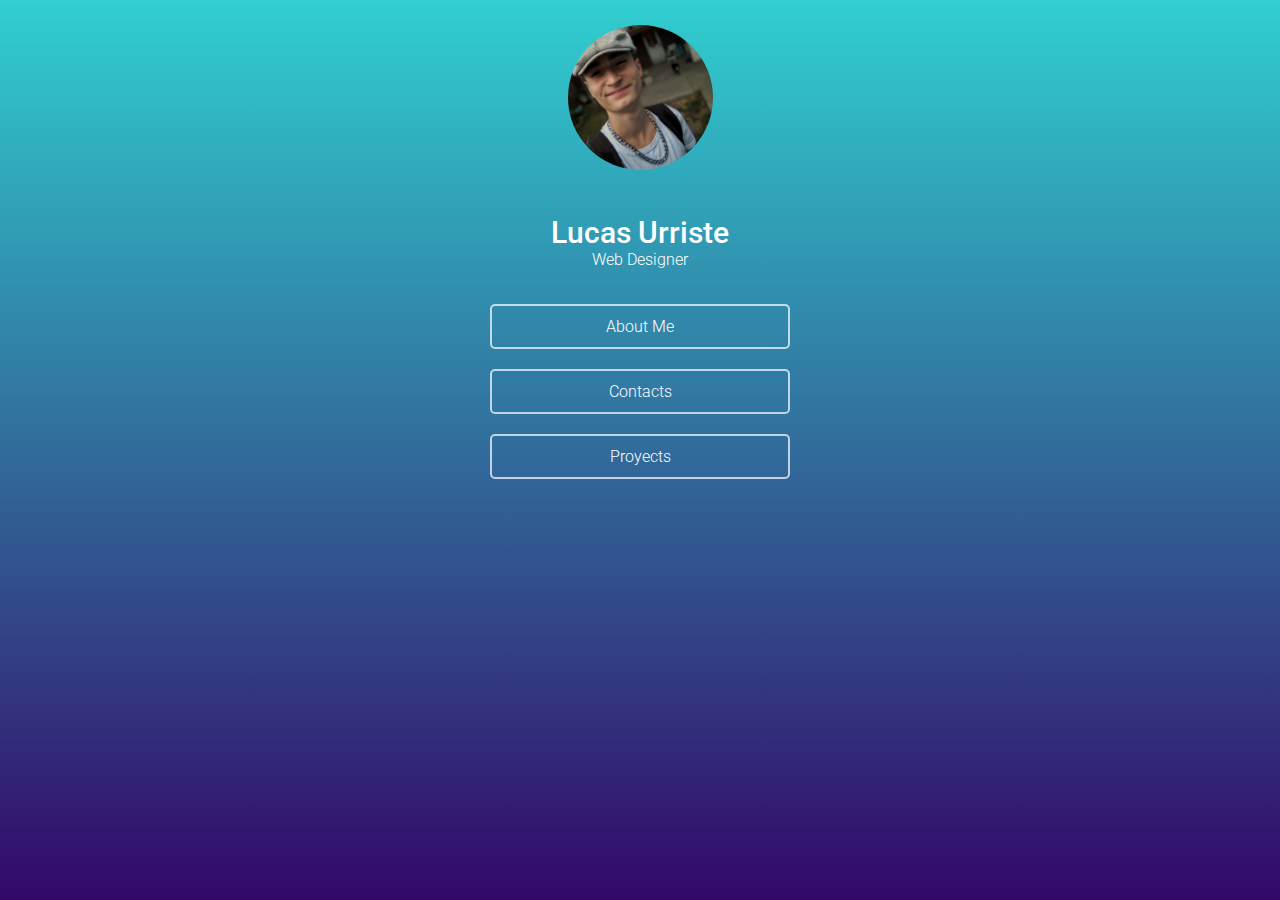
<file: Canva Web/index.html>
<!DOCTYPE html>
<html lang="en">
<head>
	<meta charset="UTF-8">
	<meta name="viewport" content="width=device-width, initial-scale=1.0">
	<title>Urristree</title>
	<link rel="stylesheet" href="css/style.css">
	<link rel="stylesheet" href="https://use.fontawesome.com/releases/v5.15.1/css/all.css" integrity="sha384-vp86vTRFVJgpjF9jiIGPEEqYqlDwgyBgEF109VFjmqGmIY/Y4HV4d3Gp2irVfcrp" crossorigin="anonymous">
</head>
<body>
	
	<section class="data-container">
		
		<img src="img/yo.jpeg" alt="yo" class="me-img">

		<div class="social-media__container">
			<a href="https://ar.linkedin.com/in/urriste" target="_blank" class="social-media__icon fab fa-linkedin"></a>
			<a href="https://github.com/Urriste" target="_blank" class="social-media__icon fab fa-github"></a>
			<a href="https://www.instagram.com/urriste/?hl=es-la" target="_blank" class="social-media__icon fab fa-instagram"></a>
		</div>
 
		<div class="names-container">
			<h1 class="name-title">Lucas Urriste</h1>
			<h2 class="name-subtitle">Web Designer</h2>
		</div>


		<div class="links-container">

			<a href="about-me.html" class="link-item">About Me</a>
			<a href="#" class="link-item">Contacts</a>
			<a href="#" class="link-item">Proyects</a>

			
		</div>

	</section>



</body>
</html>
</file>
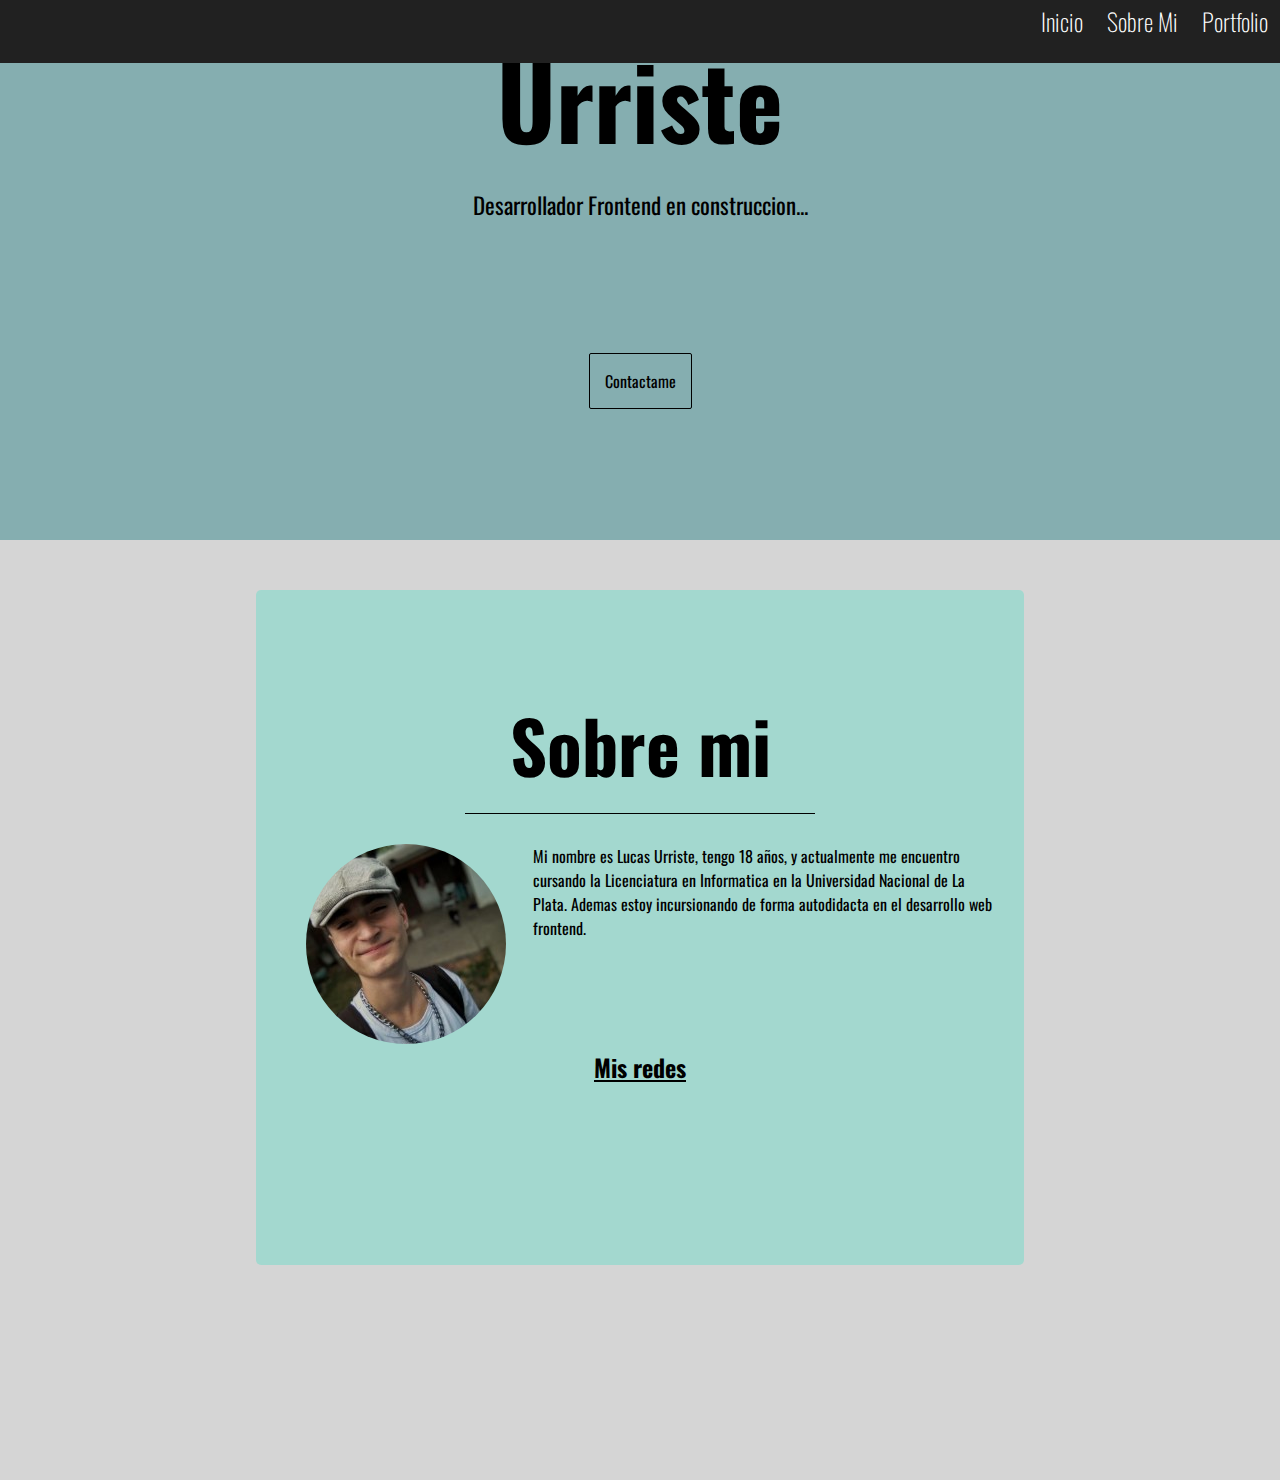
<file: Diseño/index.html>
<!DOCTYPE html>
<html lang="en">
<head>
	<meta charset="UTF-8">
	<meta name="viewport" content="width=device-width, initial-scale=1.0">
	<title>Urriste</title>
	<link rel="stylesheet" href="estilos.css">
	<link rel="stylesheet" href="https://use.fontawesome.com/releases/v5.14.0/css/all.css" integrity="sha384-HzLeBuhoNPvSl5KYnjx0BT+WB0QEEqLprO+NBkkk5gbc67FTaL7XIGa2w1L0Xbgc" crossorigin="anonymous">


</head>
<body>
			<nav class="container">
				<ul class="container-list">
					<li class="container-item"> <a href="#title" class="container-link">Inicio</a>   </li>
					<li class="container-item"> <a href="#sobre-mi" class="container-link">Sobre Mi</a> </li>
					<li class="container-item"> <a href="#" class="container-link">Portfolio</a> </li>			
				</ul>					
			</nav>
	<header class="header">		
			<h1 class="header-title" id="title">Urriste</h1>
			<p class="header-paragraph">Desarrollador Frontend en construccion...</p>
			<a href="#redes" class="header-cta">Contactame</a>
	</header>
	<main>	
		<div class="container__sobre-mi">
			<div class="sobre-mi">
				<h2 class="sobre-mi__title" id="sobre-mi">Sobre mi</h2>
				<div class="linea"></div>
				<div class="sobre-mi__imagen-y-texto">
					<img src="yo.jpg" alt="" class="sobre-mi__img">
					<p class="sobre-mi__paragraph">Mi nombre es Lucas Urriste, tengo 18 años, y actualmente me encuentro cursando la Licenciatura en Informatica en la Universidad Nacional de La Plata. Ademas estoy incursionando de forma autodidacta en el desarrollo web frontend.</p>
					<div class="redes">
						<h3 class="redes-subtitle" id="redes">Mis redes</h3>
						<a href="https://www.instagram.com/urriste/?hl=es-la" target="_blank" class="fab fa-instagram logo-instagram"></a>
						<a href="https://www.linkedin.com/in/urriste/" target="_blank" class="fab fa-linkedin logo-linkedin"></a>
						<a href="#" class="fab fa-github logo-github"></a>
					</div>
				</div>
			</div>
		</div>

		<article class="aptitudes">
			
		</article>
	</main>
</body>
</html>
</file>
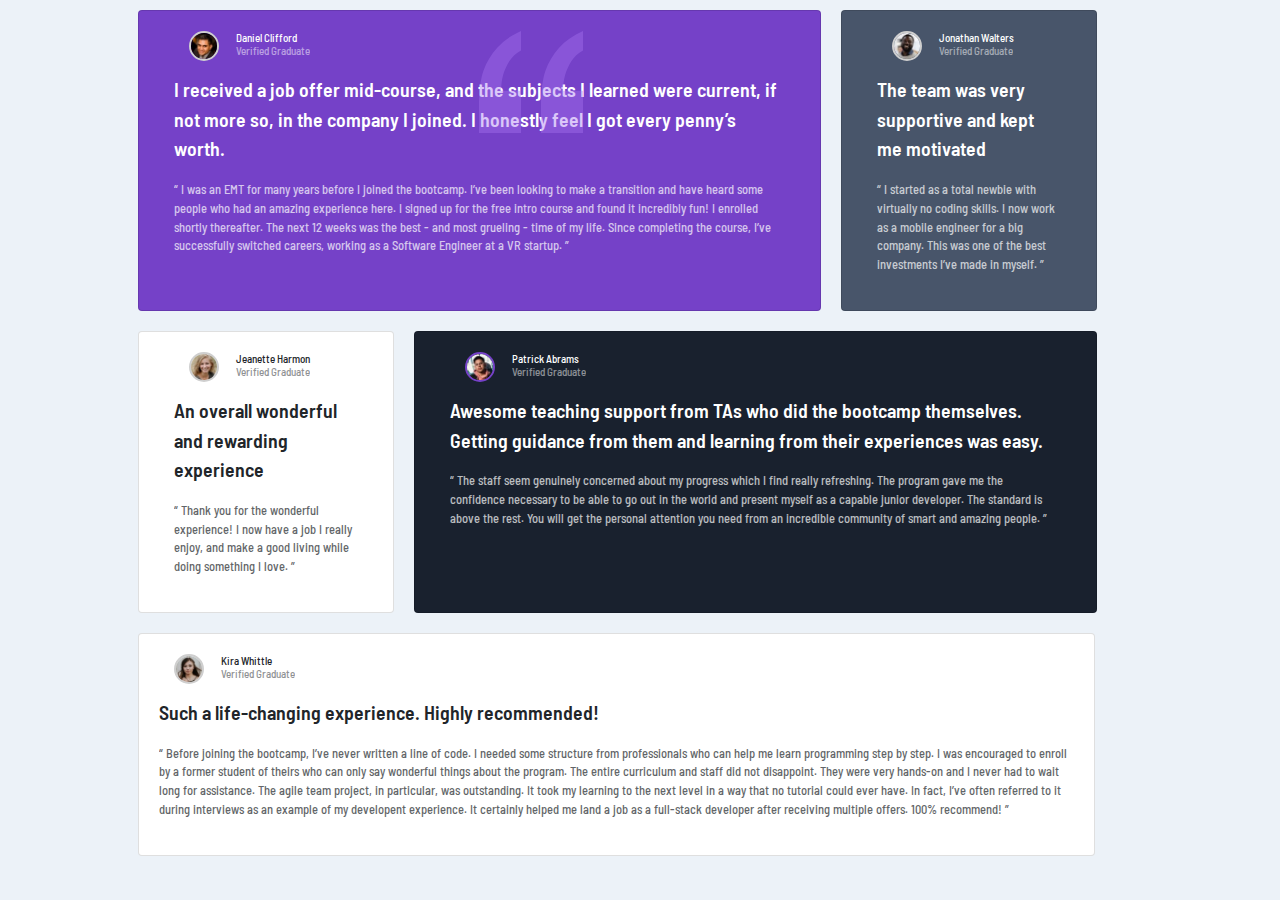
<file: Frontend Mentor Challenge/index.html>
<!DOCTYPE html>
<html lang="en">
<head>
	<meta charset="UTF-8">
	<meta name="viewport" content="width=device-width, initial-scale=1.0">
	<title>Frontend Mentor Challenge</title>
	<link rel="stylesheet" href="style.css">
	<link rel="stylesheet" href="https://stackpath.bootstrapcdn.com/bootstrap/4.4.1/css/bootstrap.min.css" integrity="sha384-Vkoo8x4CGsO3+Hhxv8T/Q5PaXtkKtu6ug5TOeNV6gBiFeWPGFN9MuhOf23Q9Ifjh" crossorigin="anonymous">
	<link rel="stylesheet" href="https://use.fontawesome.com/releases/v5.15.1/css/all.css" integrity="sha384-vp86vTRFVJgpjF9jiIGPEEqYqlDwgyBgEF109VFjmqGmIY/Y4HV4d3Gp2irVfcrp" crossorigin="anonymous">
</head>
<body>

<div class="four-cards__container">
		<div class="card card-daniel col-xl-8">
  			<div class="card-body">

  			<div class="data-container container">
  				<div class="svg"><svg width="104" height="102" xmlns="http://www.w3.org/2000/svg"><path d="M104 102V59.727H84.114c0-5.871.689-11.182 2.068-15.933 1.379-4.75 3.42-9.287 6.125-13.61C95.01 25.86 98.909 22.257 104 19.375V0c-9.758 4.27-17.712 9.874-23.864 16.813-6.151 6.939-10.712 14.545-13.681 22.818C63.485 47.904 62 59.941 62 75.74V102h42zm-62 0V59.727H22.114c0-5.871.689-11.182 2.068-15.933 1.379-4.75 3.42-9.287 6.125-13.61C33.01 25.86 36.909 22.257 42 19.375V0c-9.652 4.27-17.58 9.874-23.784 16.813C12.01 23.752 7.424 31.358 4.455 39.631 1.485 47.904 0 59.941 0 75.74V102h42z" fill="#A775F1" fill-rule="nonzero"/></svg></div>
  				<div class="img-data"> <img class="image-daniel" src="img/image-daniel.jpg" alt=""> </div>
  				<h5 class="data-text">
  					Daniel Clifford <br>
  					<span>Verified Graduate </span>	
  				</h5>
  			</div>
  			<div class="paragraph-title__container">
  				<p class="paragraph-title__text">
  					I received a job offer mid-course, and the subjects I learned were current, if not more so, 
  					in the company I joined. I honestly feel I got every penny’s worth.
  				</p>
  				<div class="paragraph-long__container">
  					<p class="paragraph-long__text" >
  					  “ I was an EMT for many years before I joined the bootcamp. I’ve been looking to make a 
  						transition and have heard some people who had an amazing experience here. I signed up 
  						for the free intro course and found it incredibly fun! I enrolled shortly thereafter. 
  						The next 12 weeks was the best - and most grueling - time of my life. Since completing 
  						the course, I’ve successfully switched careers, working as a Software Engineer at a VR startup. ”
  					</p>
  				</div>
  			</div>
  			</div>
		</div>

		<div class="card card-jonathan col-xl-3">
		<div class="card-body">
			<div class="data-container container">
  				<div class="img-data"> <img class="image-jonathan" src="img/image-jonathan.jpg" alt=""> </div>
  				<h5 class="data-text">
  					Jonathan Walters <br>
  					<span>Verified Graduate </span>	
  				</h5>
  			</div>
  			<div class="paragraph-title__container">
  				<p class="paragraph-title__text">
  					The team was very supportive and kept me motivated
  				</p>
  				<div class="paragraph-long__container">
  					<p class="paragraph-long__text" >
  	  					“ I started as a total newbie with virtually no coding skills. I now work as a mobile engineer 
 		 				for a big company. This was one of the best investments I’ve made in myself. ”
  					</p>
  				</div>
  			</div>
		</div>
		</div>

		<div class="card card-jeanette col-xl-3">
			<div class="card-body">
			<div class="data-container container">
  				<div class="img-data"> <img class="image-jeanette" src="img/image-jeanette.jpg" alt=""> </div>
  				<h5 class="data-text">
  					Jeanette Harmon <br>
  					<span>Verified Graduate </span>	
  				</h5>
  			</div>
  			<div class="paragraph-title__container">
  				<p class="paragraph-title__text">
  					An overall wonderful and rewarding experience
  				</p>
  				<div class="paragraph-long__container">
  					<p class="paragraph-long__text" >
  	  					 “ Thank you for the wonderful experience! I now have a job I really enjoy, and make a good living 
  							while doing something I love. ”
  					</p>
  				</div>
  			</div>
			</div>
		</div>

		<div class="card card-patrick col-xl-8">
			<div class="card-body">
			<div class="data-container container">
  				<div class="img-data"> <img class="image-patrick" src="img/image-patrick.jpg" alt=""> </div>
  				<h5 class="data-text">
  					Patrick Abrams <br>
  					<span>Verified Graduate </span>	
  				</h5>
  			</div>
  			<div class="paragraph-title__container">
  				<p class="paragraph-title__text">
	  				Awesome teaching support from TAs who did the bootcamp themselves. Getting guidance from them and 
  					learning from their experiences was easy.
  				</p>
  				<div class="paragraph-long__container">
  					<p class="paragraph-long__text" >
  	  					“ The staff seem genuinely concerned about my progress which I find really refreshing. The program 
  						gave me the confidence necessary to be able to go out in the world and present myself as a capable 
  						junior developer. The standard is above the rest. You will get the personal attention you need from 
  						an incredible community of smart and amazing people. ”
  					</p>
  				</div>
  			</div>
			</div>
		</div>
		
		<div class="card card-kira">
			<div class="card-body">
			<div class="data-container container">
  				<div class="img-data"> <img class="image-kira" src="img/image-kira.jpg" alt=""> </div>
  				<h5 class="data-text">
  					Kira Whittle<br>
  					<span>Verified Graduate </span>	
  				</h5>
  			</div>
  			<div class="paragraph-title__container">
  				<p class="paragraph-title__text">
  					Such a life-changing experience. Highly recommended!
  				</p>
  				<div class="paragraph-long__container">
  					<p class="paragraph-long__text" >
  	  					“ Before joining the bootcamp, I’ve never written a line of code. I needed some structure from 
  						professionals who can help me learn programming step by step. I was encouraged to enroll by a former 
  						student of theirs who can only say wonderful things about the program. The entire curriculum and staff 
  						did not disappoint. They were very hands-on and I never had to wait long for assistance. The agile team 
  						project, in particular, was outstanding. It took my learning to the next level in a way that no tutorial 
  						could ever have. In fact, I’ve often referred to it during interviews as an example of my developent 
  						experience. It certainly helped me land a job as a full-stack developer after receiving multiple offers. 
  						100% recommend! ”
  					</p>
  				</div>
  				</div>
			</div>
		</div>
</div>	







<script src="https://code.jquery.com/jquery-3.4.1.slim.min.js" integrity="sha384-J6qa4849blE2+poT4WnyKhv5vZF5SrPo0iEjwBvKU7imGFAV0wwj1yYfoRSJoZ+n" crossorigin="anonymous"></script>
<script src="https://cdn.jsdelivr.net/npm/popper.js@1.16.0/dist/umd/popper.min.js" integrity="sha384-Q6E9RHvbIyZFJoft+2mJbHaEWldlvI9IOYy5n3zV9zzTtmI3UksdQRVvoxMfooAo" crossorigin="anonymous"></script>
<script src="https://stackpath.bootstrapcdn.com/bootstrap/4.4.1/js/bootstrap.min.js" integrity="sha384-wfSDF2E50Y2D1uUdj0O3uMBJnjuUD4Ih7YwaYd1iqfktj0Uod8GCExl3Og8ifwB6" crossorigin="anonymous"></script>
</body>
</html>
</file>
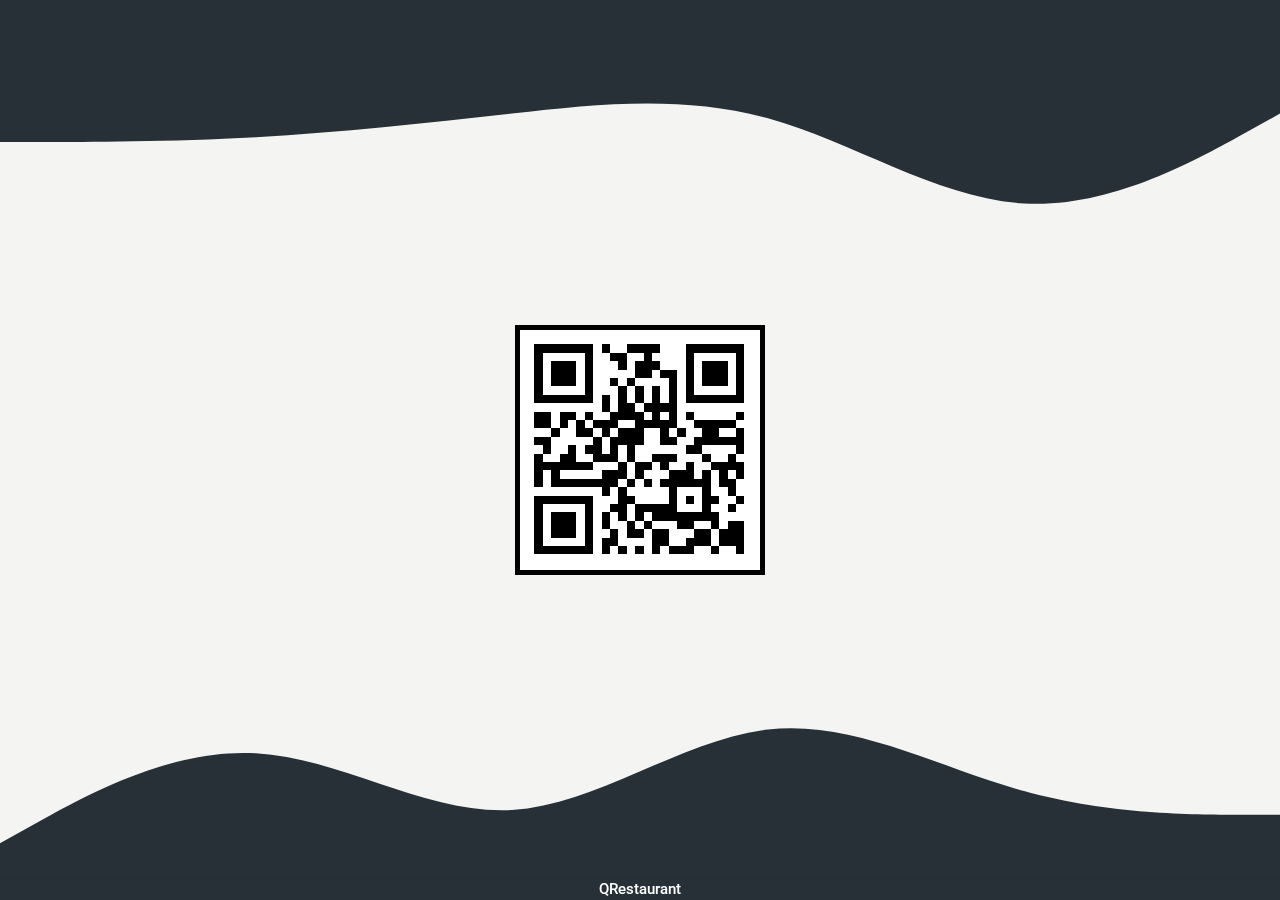
<file: QRestaurant/index.html>
<!DOCTYPE html>
<html lang="en">
<head>
	<meta charset="UTF-8">
	<meta name="viewport" content="width=device-width, initial-scale=1.0">
	<title>Document</title>
	<link rel="stylesheet" href="css/style.css">
	<link rel="stylesheet" href="https://stackpath.bootstrapcdn.com/bootstrap/4.4.1/css/bootstrap.min.css" integrity="sha384-Vkoo8x4CGsO3+Hhxv8T/Q5PaXtkKtu6ug5TOeNV6gBiFeWPGFN9MuhOf23Q9Ifjh" crossorigin="anonymous">
	<link rel="stylesheet" href="https://use.fontawesome.com/releases/v5.15.1/css/all.css" integrity="sha384-vp86vTRFVJgpjF9jiIGPEEqYqlDwgyBgEF109VFjmqGmIY/Y4HV4d3Gp2irVfcrp" crossorigin="anonymous">
</head>
<body>

	<div class="upper-wave__container">
		<img src="img/wave(1).svg" alt="#" class="wave-up">
	</div>

	<div class="title-container sticky-bottom container-fluid">
		<h1 class="title text-center" >
			QRestaurant
		</h1>
	</div>


	<div class="qr-container">
		<img src="img/qr.svg" class="qr" alt="">
	</div>



<div class="bottom-wave__container">
		<img src="img/wave.svg" alt="#" class="wave-bottom">
	</div>







<script src="https://code.jquery.com/jquery-3.4.1.slim.min.js" integrity="sha384-J6qa4849blE2+poT4WnyKhv5vZF5SrPo0iEjwBvKU7imGFAV0wwj1yYfoRSJoZ+n" crossorigin="anonymous"></script>
<script src="https://cdn.jsdelivr.net/npm/popper.js@1.16.0/dist/umd/popper.min.js" integrity="sha384-Q6E9RHvbIyZFJoft+2mJbHaEWldlvI9IOYy5n3zV9zzTtmI3UksdQRVvoxMfooAo" crossorigin="anonymous"></script>
<script src="https://stackpath.bootstrapcdn.com/bootstrap/4.4.1/js/bootstrap.min.js" integrity="sha384-wfSDF2E50Y2D1uUdj0O3uMBJnjuUD4Ih7YwaYd1iqfktj0Uod8GCExl3Og8ifwB6" crossorigin="anonymous"></script>	
</body>
</html>
</file>
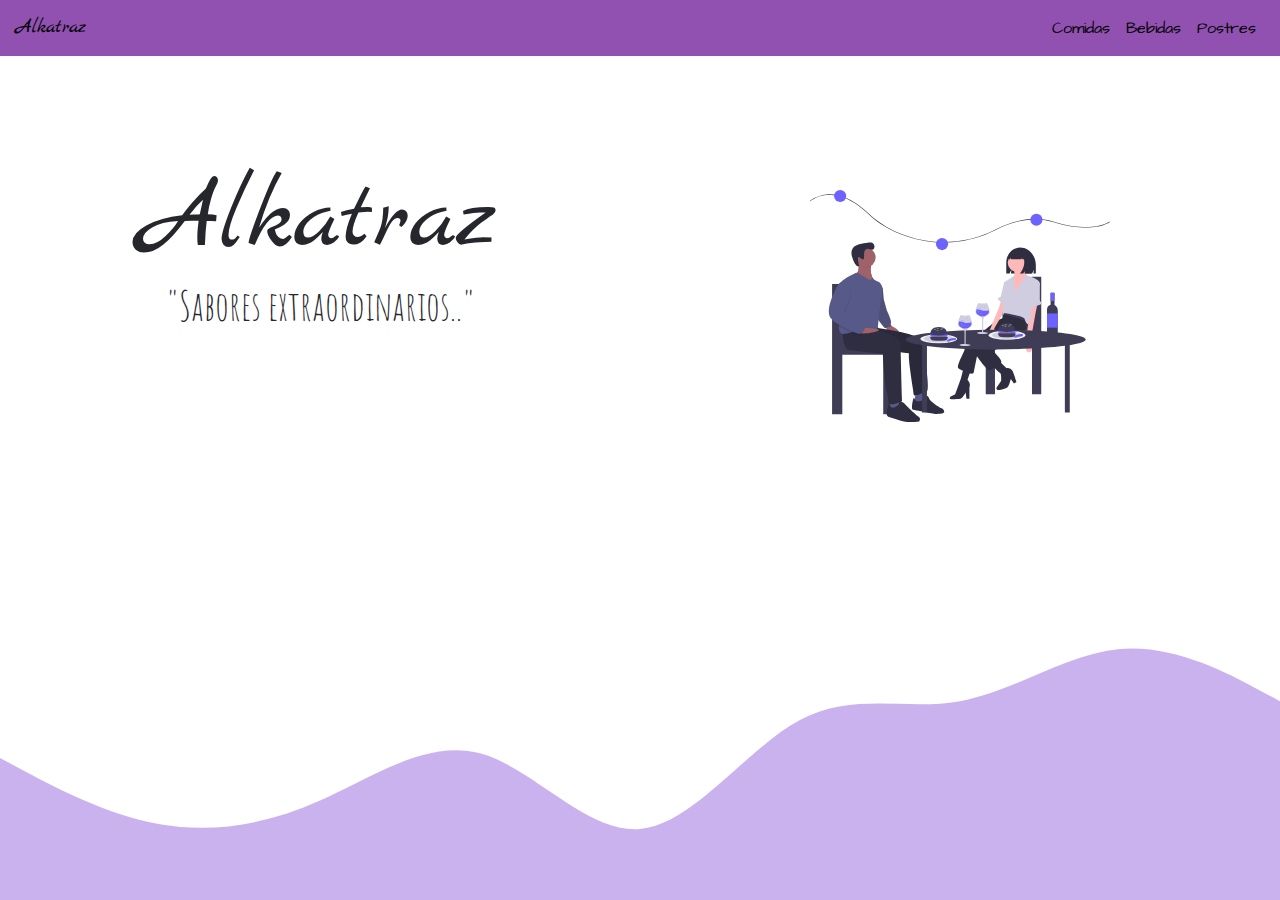
<file: Web Restaurante/index.html>
<!DOCTYPE html>
<html lang="en">
<head>
	<meta charset="UTF-8">
	<meta name="viewport" content="width=device-width, initial-scale=1.0">
	<title>Document</title>
	<link rel="stylesheet" href="css/style.css">
	<link rel="stylesheet" href="https://stackpath.bootstrapcdn.com/bootstrap/4.4.1/css/bootstrap.min.css" integrity="sha384-Vkoo8x4CGsO3+Hhxv8T/Q5PaXtkKtu6ug5TOeNV6gBiFeWPGFN9MuhOf23Q9Ifjh" crossorigin="anonymous">
	<link rel="stylesheet" href="https://use.fontawesome.com/releases/v5.15.1/css/all.css" integrity="sha384-vp86vTRFVJgpjF9jiIGPEEqYqlDwgyBgEF109VFjmqGmIY/Y4HV4d3Gp2irVfcrp" crossorigin="anonymous">
</head>
<body>


<nav class="navbar sticky-top navbar-expand-md ">
  <!-- Brand -->
  <a class="navbar-brand" href="#">Alkatraz</a>

  <!-- Toggler/collapsibe Button -->
  <button class="navbar-toggler " type="button" data-toggle="collapse" data-target="#collapsibleNavbar">
    <span class="fas fa-bars"></span>
  </button>

  <!-- Navbar links -->
  <div class="collapse navbar-collapse " id="collapsibleNavbar">
    <ul class="navbar-nav ml-auto">
      <li class="nav-item">
        <a class="nav-link" href="comidas.html">Comidas</a>
      </li>
      <li class="nav-item">
        <a class="nav-link" href="bebidas.html">Bebidas</a>
      </li>
      <li class="nav-item">
        <a class="nav-link" href="postres.html">Postres</a>
      </li>
    </ul>
  </div>
</nav> 



	<header class="header">
		<div class="title-container col-md-6">
			<h1 class="title text-center">
				Alkatraz
			</h1>
			<h2 class="subtitle text-center">
				"Sabores extraordinarios.."
			</h2>
		</div>
		<div class="img-container col-md-6">
			<img src="img/banner-img.svg" alt="" class="banner-img">
		</div>
	</header>

  <div class="wave-container">
     <img src="img/wave.svg" class="wave-background" alt="#">
  </div>










<script src="https://code.jquery.com/jquery-3.4.1.slim.min.js" integrity="sha384-J6qa4849blE2+poT4WnyKhv5vZF5SrPo0iEjwBvKU7imGFAV0wwj1yYfoRSJoZ+n" crossorigin="anonymous"></script>
<script src="https://cdn.jsdelivr.net/npm/popper.js@1.16.0/dist/umd/popper.min.js" integrity="sha384-Q6E9RHvbIyZFJoft+2mJbHaEWldlvI9IOYy5n3zV9zzTtmI3UksdQRVvoxMfooAo" crossorigin="anonymous"></script>
<script src="https://stackpath.bootstrapcdn.com/bootstrap/4.4.1/js/bootstrap.min.js" integrity="sha384-wfSDF2E50Y2D1uUdj0O3uMBJnjuUD4Ih7YwaYd1iqfktj0Uod8GCExl3Og8ifwB6" crossorigin="anonymous"></script>	
</body>
</html>
</file>
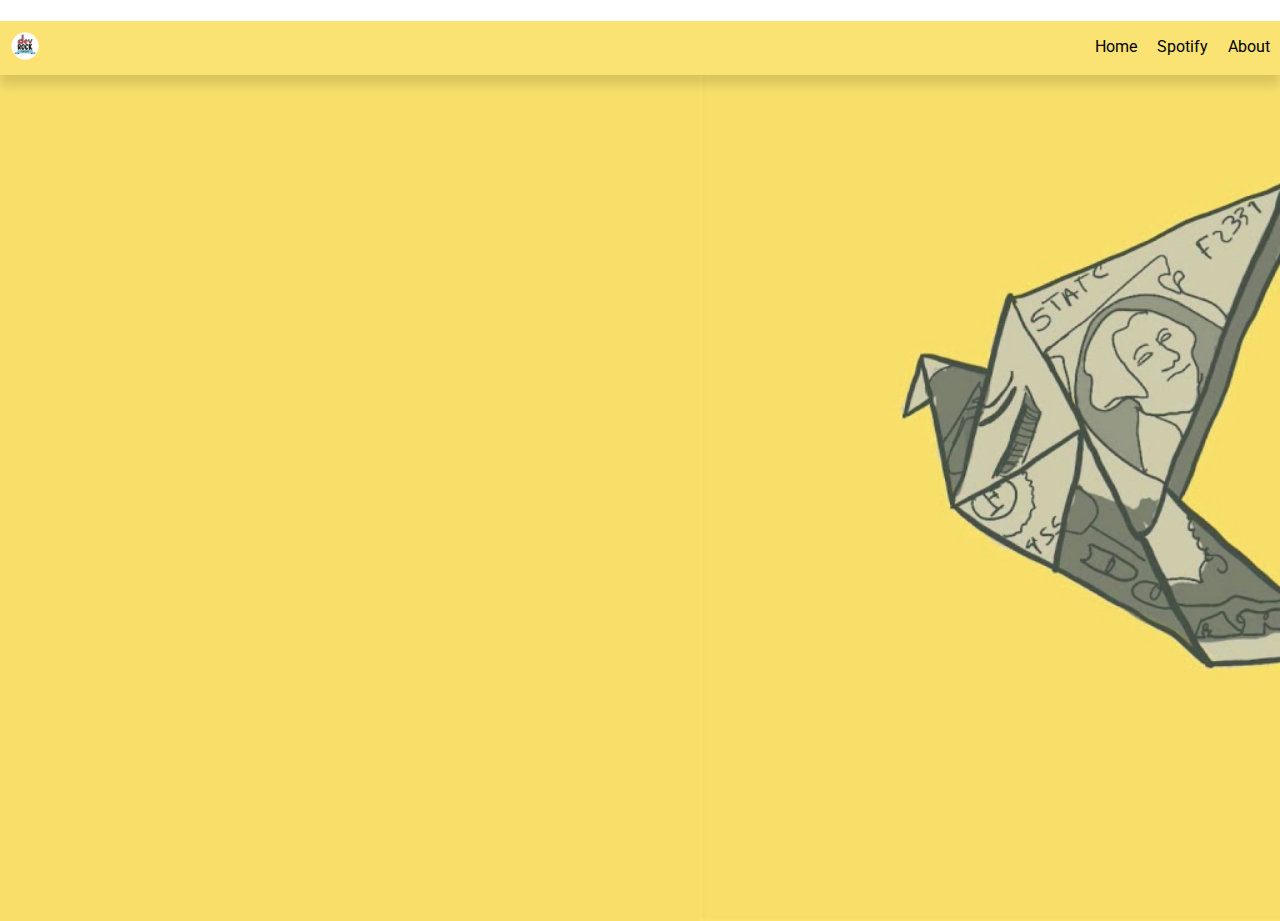
<file: Retos Semanales/Reto 002/index.html>
<!DOCTYPE html>
<html lang="es">
<head>
	<meta charset="UTF-8">
	<meta name="viewport" content="width=device-width, initial-scale=1.0">
	<title>Reto 002</title>
	<link rel="stylesheet" href="css/style.css">
</head>
<body id="body">

	<header class="header">
		<nav class="nav">
			<a href="" class="logo"><img class="logo-img" src="img/logo.jpeg" alt="Devrock Logo"></a>
			<ul class="nav-list">
				<li class="nav-item"><a class="nav-link" href="#">Home</a></li>
				<li class="nav-item"><a class="nav-link" href="#">Spotify</a></li>
				<li class="nav-item"><a class="nav-link" href="#">About</a></li>
			</ul>
		</nav>
	</header>

	<section class="banner">
		<h1 class="title">Devrock Podcast</h1>
	</section>
	
</body>
</html>
</file>
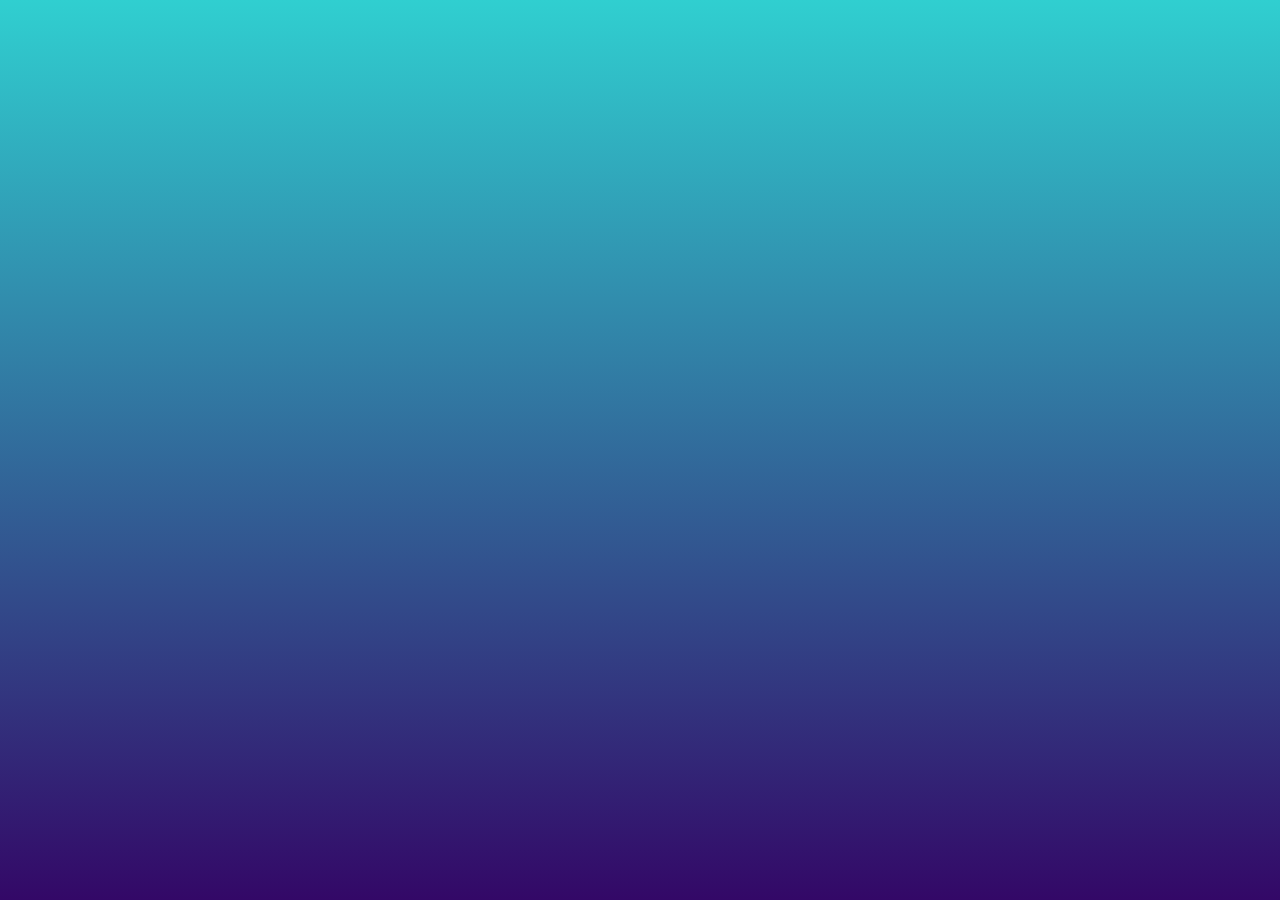
<file: Canva Web/about-me.html>
<!DOCTYPE html>
<html lang="en">
<head>
	<meta charset="UTF-8">
	<meta name="viewport" content="width=device-width, initial-scale=1.0">
	<title>Urristree</title>
	<link rel="stylesheet" href="css/about-me.css">
</head>
<body>
		
	<h1 class="about-me__title">
		


	</h1>



</body>
</html>
</file>
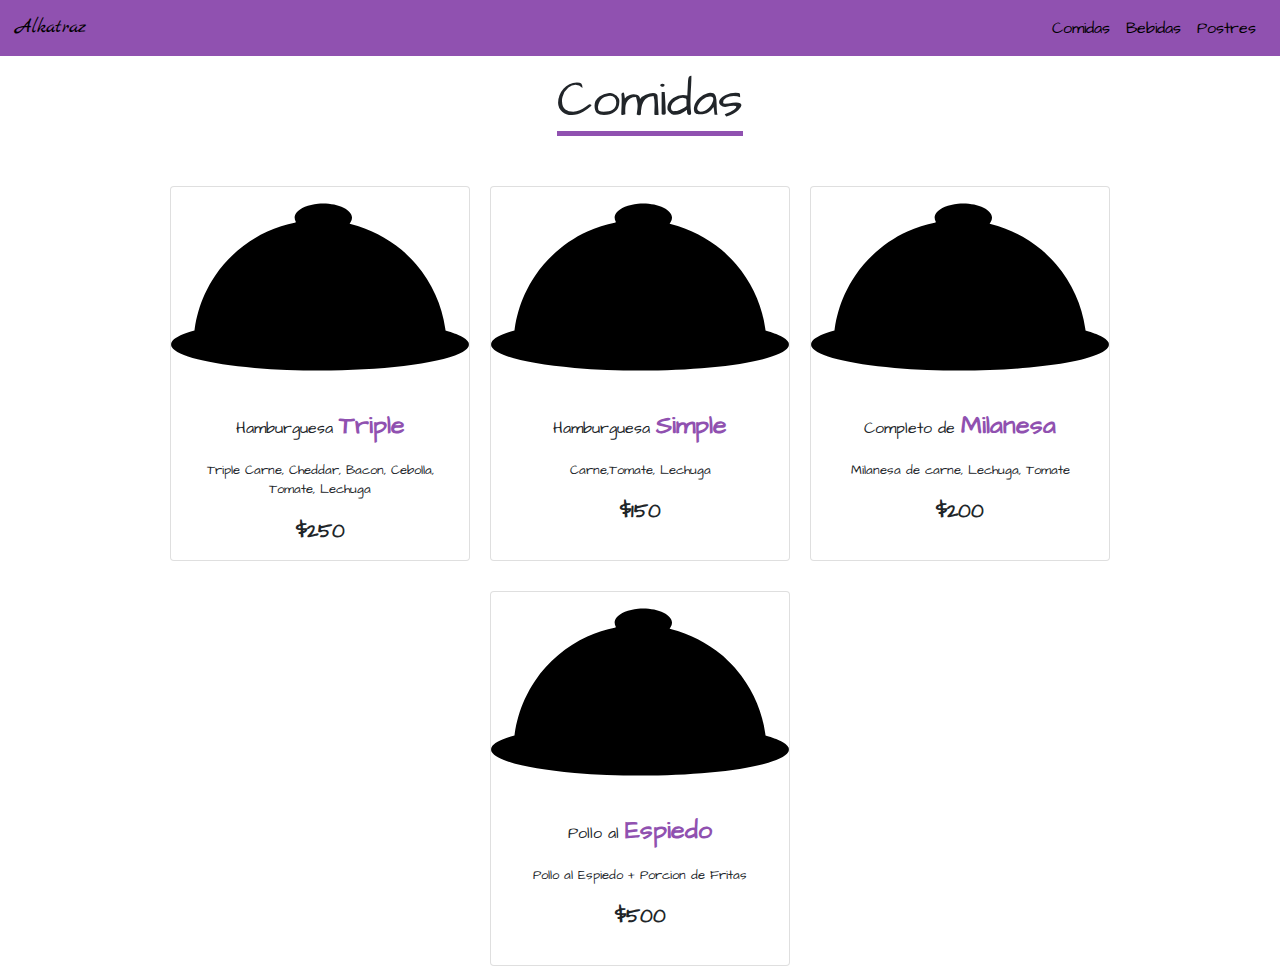
<file: Web Restaurante/comidas.html>
<!DOCTYPE html>
<html lang="en">
<head>
	<meta charset="UTF-8">
	<meta name="viewport" content="width=device-width, initial-scale=1.0">
	<title>Document</title>
  <link rel="stylesheet" href="css/comidas.css">
	<link rel="stylesheet" href="https://stackpath.bootstrapcdn.com/bootstrap/4.4.1/css/bootstrap.min.css" integrity="sha384-Vkoo8x4CGsO3+Hhxv8T/Q5PaXtkKtu6ug5TOeNV6gBiFeWPGFN9MuhOf23Q9Ifjh" crossorigin="anonymous">
	<link rel="stylesheet" href="https://use.fontawesome.com/releases/v5.15.1/css/all.css" integrity="sha384-vp86vTRFVJgpjF9jiIGPEEqYqlDwgyBgEF109VFjmqGmIY/Y4HV4d3Gp2irVfcrp" crossorigin="anonymous">
</head>
<body>

<nav class="navbar sticky-top navbar-expand-md ">
  <!-- Brand -->
  <a class="navbar-brand" href="index.html">Alkatraz</a>

  <!-- Toggler/collapsibe Button -->
  <button class="navbar-toggler " type="button" data-toggle="collapse" data-target="#collapsibleNavbar">
    <span class="fas fa-bars"></span>
  </button>

  <!-- Navbar links -->
  <div class="collapse navbar-collapse " id="collapsibleNavbar">
    <ul class="navbar-nav ml-auto">
      <li class="nav-item">
        <a class="nav-link" href="comidas.html">Comidas</a>
      </li>
      <li class="nav-item">
        <a class="nav-link" href="bebidas.html">Bebidas</a>
      </li>
      <li class="nav-item">
        <a class="nav-link" href="postres.html">Postres</a>
      </li>
    </ul>
  </div>
</nav> 

<div class="section-title">
  <h1 class="title" >
    Comidas
  </h1>
</div>

<div class="container">
  <div class="row card-container">

    <div class="card">
      <img class="card-img-top" src="img/155561.svg" >
      <div class="card-body">
        <p class="card-text text-center">
          Hamburguesa <span class="span-text">Triple</span>
        </p>
        <p class="card-text text-center ingredients">Triple Carne, Cheddar, Bacon, Cebolla, Tomate, Lechuga</p>
        <p class="card-text price text-center">$250</p>
      </div>
    </div>

    <div class="card">
      <img class="card-img-top" src="img/155561.svg" >
      <div class="card-body">
        <p class="card-text text-center">
          Hamburguesa <span class="span-text">Simple</span>
        </p>
        <p class="card-text text-center ingredients">Carne,Tomate, Lechuga</p>
        <p class="card-text price text-center">$150</p>
      </div>
    </div>

    <div class="card ">
      <img class="card-img-top" src="img/155561.svg" >
      <div class="card-body">
        <p class="card-text text-center">
          Completo de <span class="span-text">Milanesa</span>
        </p>
        <p class="card-text text-center ingredients">Milanesa de carne, Lechuga, Tomate</p>
        <p class="card-text price text-center">$200</p>
      </div>
    </div>

    <div class="card ">
      <img class="card-img-top" src="img/155561.svg" >
      <div class="card-body">
        <p class="card-text text-center">
          Pollo al <span class="span-text">Espiedo</span>
        </p>
        <p class="card-text text-center ingredients">Pollo al Espiedo + Porcion de Fritas</p>
        <p class="card-text price text-center">$500</p>
      </div>
    </div>




  </div>
</div>








<script src="https://code.jquery.com/jquery-3.4.1.slim.min.js" integrity="sha384-J6qa4849blE2+poT4WnyKhv5vZF5SrPo0iEjwBvKU7imGFAV0wwj1yYfoRSJoZ+n" crossorigin="anonymous"></script>
<script src="https://cdn.jsdelivr.net/npm/popper.js@1.16.0/dist/umd/popper.min.js" integrity="sha384-Q6E9RHvbIyZFJoft+2mJbHaEWldlvI9IOYy5n3zV9zzTtmI3UksdQRVvoxMfooAo" crossorigin="anonymous"></script>
<script src="https://stackpath.bootstrapcdn.com/bootstrap/4.4.1/js/bootstrap.min.js" integrity="sha384-wfSDF2E50Y2D1uUdj0O3uMBJnjuUD4Ih7YwaYd1iqfktj0Uod8GCExl3Og8ifwB6" crossorigin="anonymous"></script>	
</body>
</html>
</file>
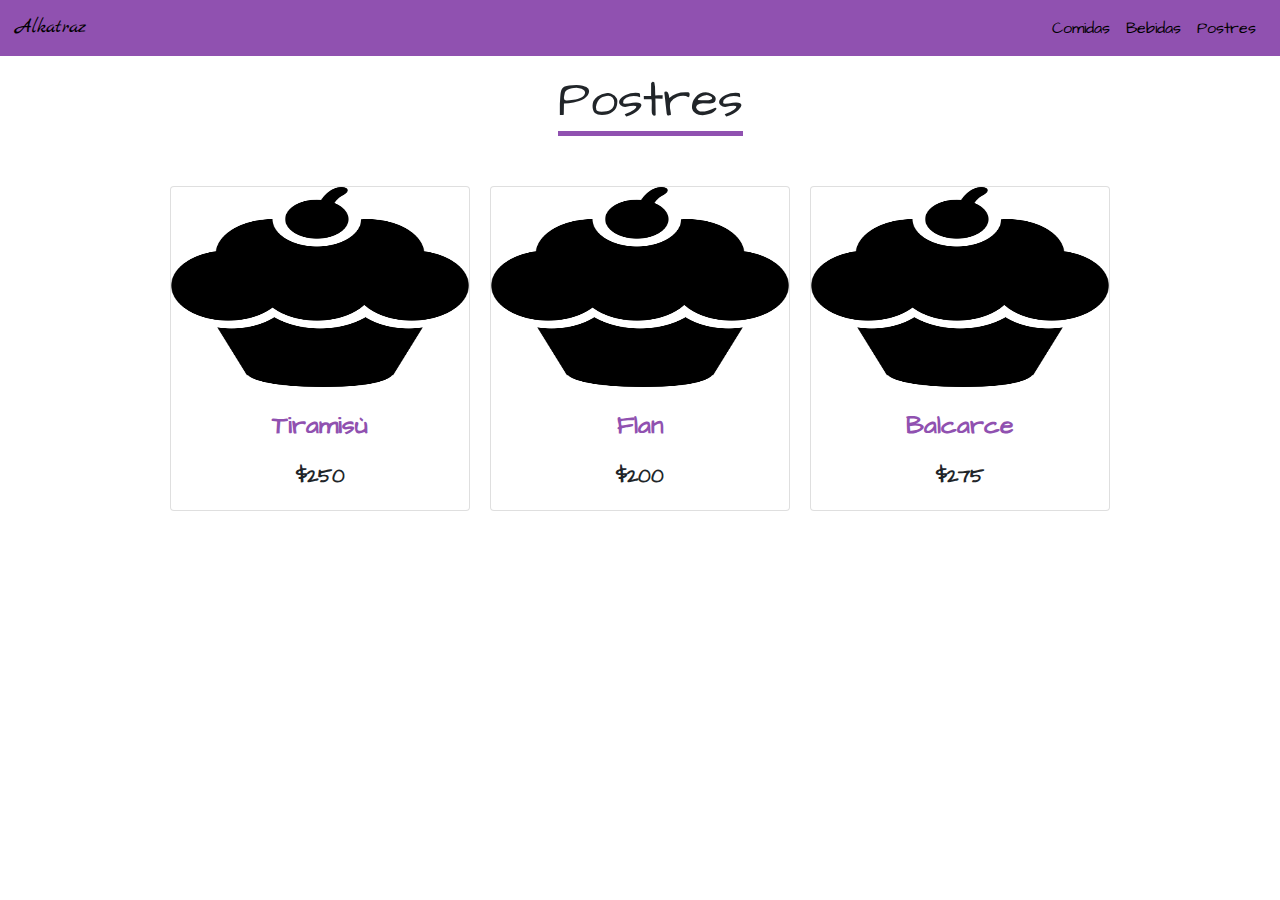
<file: Web Restaurante/postres.html>
<!DOCTYPE html>
<html lang="en">
<head>
  <meta charset="UTF-8">
  <meta name="viewport" content="width=device-width, initial-scale=1.0">
  <title>Document</title>
  <link rel="stylesheet" href="css/postres.css">
  <link rel="stylesheet" href="https://stackpath.bootstrapcdn.com/bootstrap/4.4.1/css/bootstrap.min.css" integrity="sha384-Vkoo8x4CGsO3+Hhxv8T/Q5PaXtkKtu6ug5TOeNV6gBiFeWPGFN9MuhOf23Q9Ifjh" crossorigin="anonymous">
  <link rel="stylesheet" href="https://use.fontawesome.com/releases/v5.15.1/css/all.css" integrity="sha384-vp86vTRFVJgpjF9jiIGPEEqYqlDwgyBgEF109VFjmqGmIY/Y4HV4d3Gp2irVfcrp" crossorigin="anonymous">
</head>
<body>

<nav class="navbar sticky-top navbar-expand-md ">
  <!-- Brand -->
  <a class="navbar-brand" href="index.html">Alkatraz</a>

  <!-- Toggler/collapsibe Button -->
  <button class="navbar-toggler " type="button" data-toggle="collapse" data-target="#collapsibleNavbar">
    <span class="fas fa-bars"></span>
  </button>

  <!-- Navbar links -->
  <div class="collapse navbar-collapse " id="collapsibleNavbar">
    <ul class="navbar-nav ml-auto">
      <li class="nav-item">
        <a class="nav-link" href="comidas.html">Comidas</a>
      </li>
      <li class="nav-item">
        <a class="nav-link" href="bebidas.html">Bebidas</a>
      </li>
      <li class="nav-item">
        <a class="nav-link" href="postres.html">Postres</a>
      </li>
    </ul>
  </div>
</nav> 


<div class="section-title">
  <h1 class="title" >
    Postres
  </h1>
</div>

<div class="container">
  <div class="row card-container">

    <div class="card">
      <img class="card-img-top" src="img/dessert.png" >
      <div class="card-body">
        <p class="card-text text-center">
          <span class="span-text">Tiramisù</span>
        </p>
        <p class="card-text price text-center">$250</p>
      </div>
    </div>

    <div class="card">
      <img class="card-img-top" src="img/dessert.png" >
      <div class="card-body">
        <p class="card-text text-center">
          <span class="span-text">Flan</span>
        </p>
        <p class="card-text price text-center">$200</p>
      </div>
    </div>

    <div class="card ">
      <img class="card-img-top" src="img/dessert.png" >
      <div class="card-body">
        <p class="card-text text-center">
          <span class="span-text">Balcarce</span>
        </p>
        <p class="card-text price text-center">$275</p>
      </div>
    </div>


  </div>
</div>








<script src="https://code.jquery.com/jquery-3.4.1.slim.min.js" integrity="sha384-J6qa4849blE2+poT4WnyKhv5vZF5SrPo0iEjwBvKU7imGFAV0wwj1yYfoRSJoZ+n" crossorigin="anonymous"></script>
<script src="https://cdn.jsdelivr.net/npm/popper.js@1.16.0/dist/umd/popper.min.js" integrity="sha384-Q6E9RHvbIyZFJoft+2mJbHaEWldlvI9IOYy5n3zV9zzTtmI3UksdQRVvoxMfooAo" crossorigin="anonymous"></script>
<script src="https://stackpath.bootstrapcdn.com/bootstrap/4.4.1/js/bootstrap.min.js" integrity="sha384-wfSDF2E50Y2D1uUdj0O3uMBJnjuUD4Ih7YwaYd1iqfktj0Uod8GCExl3Og8ifwB6" crossorigin="anonymous"></script>  
</body>
</html>
</file>
<file: Canva Web/css/style.css>
@import url('https://fonts.googleapis.com/css2?family=Roboto:ital,wght@0,100;0,300;0,400;1,500&display=swap');


*{
	margin:0;
	padding: 0;
	box-sizing: border-box;
	font-family: 'Roboto', sans-serif;
}

body{
	height: 100vh;
	background: linear-gradient(#30cfd0, #330867);
}

.data-container{
	display: flex;
	flex-direction: column;
	align-items: center;
}

.me-img{
	width: 145px;
	height: 145px;
	border-radius: 50%;
	margin:25px 0 0 0;
}

.social-media__container{
	margin:15px 0 0 0;
}

.social-media__icon{
	margin:0 7px 0 7px;
	text-decoration: none;
	color:white;
	font-size: 17px;
}

.names-container{
	margin: 10px 0 0 0;
	text-align: center;
}

.name-title{
	font-weight: 500;
	font-size: 30px;
	color:rgb(255,255,255);
}

.name-subtitle{
	font-size: 16px;
	font-weight: 300;
	color:white;
}


.links-container{
	margin: 25px 0 0 0;
	display: flex;
	flex-direction: column;
	text-align: center;
}


.link-item{
	margin: 10px;
	height: 45px;
	width: 300px;
	display: flex;
	justify-content: center;
	align-items: center;
	border:2px solid rgba(255,255,255,0.7);
	text-decoration: none;
	border-radius: 5px;
	color: white;
	font-weight: 300;
}

.link-item:hover{
	background-color: white;
	color: black;
}
</file>
<file: Diseño/estilos.css>
@import url('https://fonts.googleapis.com/css2?family=Oswald:wght@400;700&display=swap');


* {
	margin: 0;
	padding: 0;
	box-sizing: border-box;
	font-family: 'Oswald', sans-serif;
}

body{
	background-color: rgba(117,117,117,0.3);
}

/* HEADER */

.container-list {
	display: flex;
	width: 100%;
	height: 7vh;
	list-style:none;
	justify-content: flex-end;
	background-color: #212121;
	position: fixed;
}

.container-link{
	text-decoration: none;
	display: inline-block;
	margin:0 7px; 
	font-size: 24px;
	font-weight: 200;
	color:white;
	padding: 2.5px 5px;
}

.container-link:hover {
	text-decoration: underline;
	background-color: rgba(0,0,0,0.1);
}

.header {
	display: flex;
	background-color: rgba(13, 115, 119, 0.4);
	height: 60vh;
	flex-direction: column;
	margin-bottom: 40px;
	width: 100%;
}

.header-title {
	font-size: 100px;
	text-align: center;
	margin-top: 25px;
}

.header-paragraph{
	font-size: 23px;
	text-align: center;
	margin-top: 15px;
}

.header-cta{
	color:black;
	text-decoration: none;
	background:none;
	border: 1px solid black;
	display: inline-block;
	margin: auto;
	padding: 15px;
	border-radius: 2px;
	
}

.header-cta:hover {
	background-color: black;
	color:white;
}



/* SOBRE MI */

.container__sobre-mi{
	display:flex;
	width:100%;
	height: 100vh
}


.sobre-mi {
	display: flex;
	width: 60%;
	justify-content: center;
	margin:10px auto;
	flex-direction: column;
	height: 75vh;
	background-color: rgba(50, 224, 196, 0.3);
	border-radius: 5px;
}


.sobre-mi__title{
	align-self: center;
	margin-bottom: 15px;
	font-size: 8vh;
}

.sobre-mi__paragraph{
	position: relative;
	float: right;
	width: 60%;
	margin-right: 30px;
}


.sobre-mi__img{
	max-width: 100%;
	height: 200px;
	width: 200px;
	border-radius: 50%;
	margin-left: 50px;
}

.linea{
	border-top: 1px solid black;
	margin-bottom: 15px;
	width: 350px;
	margin:0 auto 30px;
}

.redes{
	text-align: center;
}
 
.redes-subtitle{
	margin-bottom: 5px;
	font-size: 24px;
	text-decoration:underline;
}

.logo-instagram,
.logo-linkedin,
.logo-github	{
	color:black;
	text-decoration: none;
	font-size: 50px;
	margin-right: 10px;
}

.logo-instagram:hover,
.logo-linkedin:hover,
.logo-github:hover {
	text-shadow: 1px 1px 2px white;
}
</file>
<file: Frontend Mentor Challenge/style.css>
@import url('https://fonts.googleapis.com/css2?family=Barlow+Semi+Condensed:wght@500;600&display=swap');

*{
	font-family: 'Barlow Semi Condensed', sans-serif;
}

body{
	display: flex;
	background-color: hsl(210,46%,95%) !important;
	flex-direction: column;
}

.card-body {
	padding: 30px;
}

.card-daniel{
	display: flex;
	flex-direction: column;
	margin:40px auto 30px auto;
	width: 80%;
	font-size: 13px;
	background-color: hsl(263, 55%, 52%) !important;
	color:white;
}

.data-container{
	display: flex;
	flex-direction: row;
}

.data-text{
	font-size: 11px;
	font-weight: 500;
	margin-left: 10px;
}

.data-text span {
	opacity: 50%;
}


.image-daniel,
.image-jonathan,
.image-jeanette,
.image-kira{
	width: 30px;
	height: 30px;
	border-radius: 50%;
	border:2px solid hsl(0,0%,81%);
	margin-right: 7px;
}

.svg{
	position:absolute;
	left:50%;
	opacity: .4;
}

.paragraph-title__container{
	margin-top: 10px;
	font-size: 15px;
}

.paragraph-title__text{
	font-weight: 600;
	font-size: 19.7px;
}

.paragraph-long__text{
	opacity: 70%;
	font-weight: 500;
	font-size: 12.5px;
}


.card-jonathan{
	display: flex;
	flex-direction: column;
	margin:40px auto 30px auto;
	width: 80%;
	font-size: 13px;
	color:white;
	background-color: hsl(217,19%,35%)!important;
}

.card-jeanette,
.card-kira{
	display: flex;
	flex-direction: column;
	margin:40px auto 30px auto;
	width: 80%;
	font-size: 13px;
	background-color: hsl(0,0%,100%);
}

.card-patrick{
	display: flex;
	flex-direction: column;
	margin:40px auto 30px auto;
	width: 80%;
	font-size: 13px;
	background-color: hsl(219,29%,14%) !important;
	color:white;
}

.image-patrick{
	width: 30px;
	height: 30px;
	border-radius: 50%;
	border:2px solid hsl(263,55%,52%);
	margin-right: 7px;
}

@media screen and (max-width: 1440px){
	body{
		flex-direction: row;
	}

	.four-cards__container{
		display: flex;
		flex-wrap: wrap;
		width: 80%;
		margin:auto;
	}

	.card{
		margin:10px;
	}

	.card-kira{
		height: 100%;	
		width:93.5%;
	}

}
</file>
<file: QRestaurant/css/style.css>
@import url('https://fonts.googleapis.com/css2?family=Roboto:wght@300;500&display=swap');

body{
	background-color: #f4f4f2 !important;  
	font-family: 'Roboto', sans-serif;
}


.title-container{
	height: 20px;
	box-shadow: 0px 1px 2px #27272780;
	position: fixed;
	bottom: 0;
}

.title{
	color:white;
	font-size: 15px;
}

.qr{
	width: 250px;
	height: 250px;
	background-color: #495464;
	border: 5px solid black;
}

.qr-container{
	display: flex;
	width: 100%;
	height: 100vh;
	justify-content: center;
	align-items:center;
}


.upper-wave__container{
	width: 100%;
	position: fixed;
	top:0;
	z-index: -100;
}

.bottom-wave__container{
	width: 100%;
	position: fixed;
	bottom:0;
	z-index: -100;
}
</file>
<file: Web Restaurante/css/style.css>
@import url('https://fonts.googleapis.com/css2?family=Architects+Daughter&display=swap');
@import url('https://fonts.googleapis.com/css2?family=Amatic+SC:wght@400;700&display=swap');
@import url('https://fonts.googleapis.com/css2?family=Marck+Script&display=swap');


*{
	font-family: 'Open Sans', sans-serif;
}

body{
	color:#26262d !important; 
}

.wave-container{
	width: 100%;
	position: fixed;
	bottom:0;
	z-index: -100;
}

.navbar{
	background-color: #9051b0 !important;
}

.navbar-brand{
	font-family: 'Marck Script', cursive;
	text-decoration: none;
	color:black !important;
}

.nav-link{
	font-family: 'Architects Daughter', cursive;
	text-decoration: none;
	color:black;
	display: inline;
}

.nav-link:hover{
	color:black;
	background-color: rgba(0,0,0,.3);
}

.header{
	display: flex;
	flex-wrap: wrap;
	align-items: center;

}


.img-container{
	display: flex;
	justify-content: center;
	align-items: center;
	width: 175px;
	height:175px;
}

.banner-img{  
	height: 200px;
	width: 200px;
}

.title{
	font-family: 'Marck Script', cursive;
	font-size: 60px;
	margin:40px 0 0 0;
	font-weight: 500;
}

.subtitle{
	font-family: 'Amatic SC', cursive;
	font-weight: 100;
	font-size: 25px;
	margin: 0 0 60px 0;
}


@media screen and (min-width: 1000px) {
	.header{
		justify-content: center;
		align-items: center;
	}
	.img-container{
		margin:100px 0 0 0;
		height: 300px;
		width: 300px;
	}

	.banner-img{
		height: 300px;
		width: 300px;
	}

	.title{
		font-size: 100px;
	}
	.subtitle{
		font-size: 40px;
	}


}
</file>
<file: Retos Semanales/Reto 002/css/style.css>
@import url('https://fonts.googleapis.com/css2?family=Roboto:ital,wght@0,100;0,300;0,400;1,500&display=swap');

body{
	margin: 0;
	padding: 0;
	box-sizing: border-box;
	font-family: 'Roboto', sans-serif;
}

.header{
	width: 100%;
	background-color: rgb(251, 227, 115);
	position: fixed;
}

.nav{
	width: 100%;
	display: flex;
	justify-content: space-between;
	box-shadow: 0 10px 10px rgba(0,0,0,0.12);
	position: sticky;
}

.logo-img{
	height: 30px;
	width: 30px;
	padding: 10px;
}

.nav-list{
	display: flex;
	list-style: none;
}

.nav-item{
	margin: 0 10px 0 10px;
}

.nav-item:hover{
	border-bottom:  1px solid black;
}

.nav-link{
	text-decoration: none;
	color:black;
}

.banner{
	width: 100%;
	height: 100vh;
	background-image: url(../img/banner.jpeg);
	background-size: cover;
}
</file>
<file: Canva Web/css/about-me.css>
@import url('https://fonts.googleapis.com/css2?family=Roboto:ital,wght@0,100;0,300;0,400;1,500&display=swap');


*{
	margin:0;
	padding: 0;
	box-sizing: border-box;
	font-family: 'Roboto', sans-serif;
}

body{
	height: 100vh;
	background: linear-gradient(#30cfd0, #330867);
}
</file>
<file: Web Restaurante/css/comidas.css>
@import url('https://fonts.googleapis.com/css2?family=Architects+Daughter&display=swap');
@import url('https://fonts.googleapis.com/css2?family=Amatic+SC:wght@400;700&display=swap');
@import url('https://fonts.googleapis.com/css2?family=Marck+Script&display=swap');



.navbar{
	background-color: #9051b0 !important;
}

.navbar-brand{
	font-family: 'Marck Script', cursive;
	text-decoration: none;
	color:black !important;
}

.nav-link{
	font-family: 'Architects Daughter', cursive;
	text-decoration: none;
	color:black;
	display: inline;
}

.nav-link:hover{
	color:black;
	background-color: rgba(0,0,0,.3);
}

.card{
	width: 300px;
	height: 375px;
	margin:30px 10px 0 10px;
	font-family: 'Architects Daughter', cursive;

}

.card-img-top{
	width: 200px;
	height: 200px;
}

.card-container{
	display: flex;
	justify-content: center;
	align-items: center; 
	margin: 20px 0 0 0;
	flex-wrap: wrap;
}

.ingredients{
	font-size: 13px;
}

.price{
	font-size: 20px;
	font-weight: bold;
}

.span-text{
	font-weight: bold;
	color:#9051b0;
	font-size: 25px;
}

.section-title{
	display: flex;
	justify-content: center;
}

.title{
	font-family: 'Architects Daughter', cursive;
	margin:15px 0 0 20px;
	font-size: 50px;
	border-bottom: 5px solid #9051b0;
	display: inline-block;
}
</file>
<file: Web Restaurante/css/postres.css>
@import url('https://fonts.googleapis.com/css2?family=Architects+Daughter&display=swap');
@import url('https://fonts.googleapis.com/css2?family=Amatic+SC:wght@400;700&display=swap');
@import url('https://fonts.googleapis.com/css2?family=Marck+Script&display=swap');



.navbar{
	background-color: #9051b0 !important;
}

.navbar-brand{
	font-family: 'Marck Script', cursive;
	text-decoration: none;
	color:black !important;
}

.nav-link{
	font-family: 'Architects Daughter', cursive;
	text-decoration: none;
	color:black;
	display: inline;
}

.nav-link:hover{
	color:black;
	background-color: rgba(0,0,0,.3);
}

.card{
	width: 300px;
	height: 325px;
	margin:30px 10px 0 10px;
	font-family: 'Architects Daughter', cursive;

}

.card-img-top{
	width: 200px;
	height: 200px;
}

.card-container{
	display: flex;
	justify-content: center;
	align-items: center; 
	margin: 20px 0 0 0;
	flex-wrap: wrap;
}



.price{
	font-size: 20px;
	font-weight: bold;
}

.span-text{
	font-weight: bold;
	color:#9051b0;
	font-size: 25px;
}

.section-title{
	display: flex;
	justify-content: center;
}

.title{
	font-family: 'Architects Daughter', cursive;
	margin:15px 0 0 20px;
	font-size: 50px;
	border-bottom: 5px solid #9051b0;
	display: inline-block;
}
</file>
